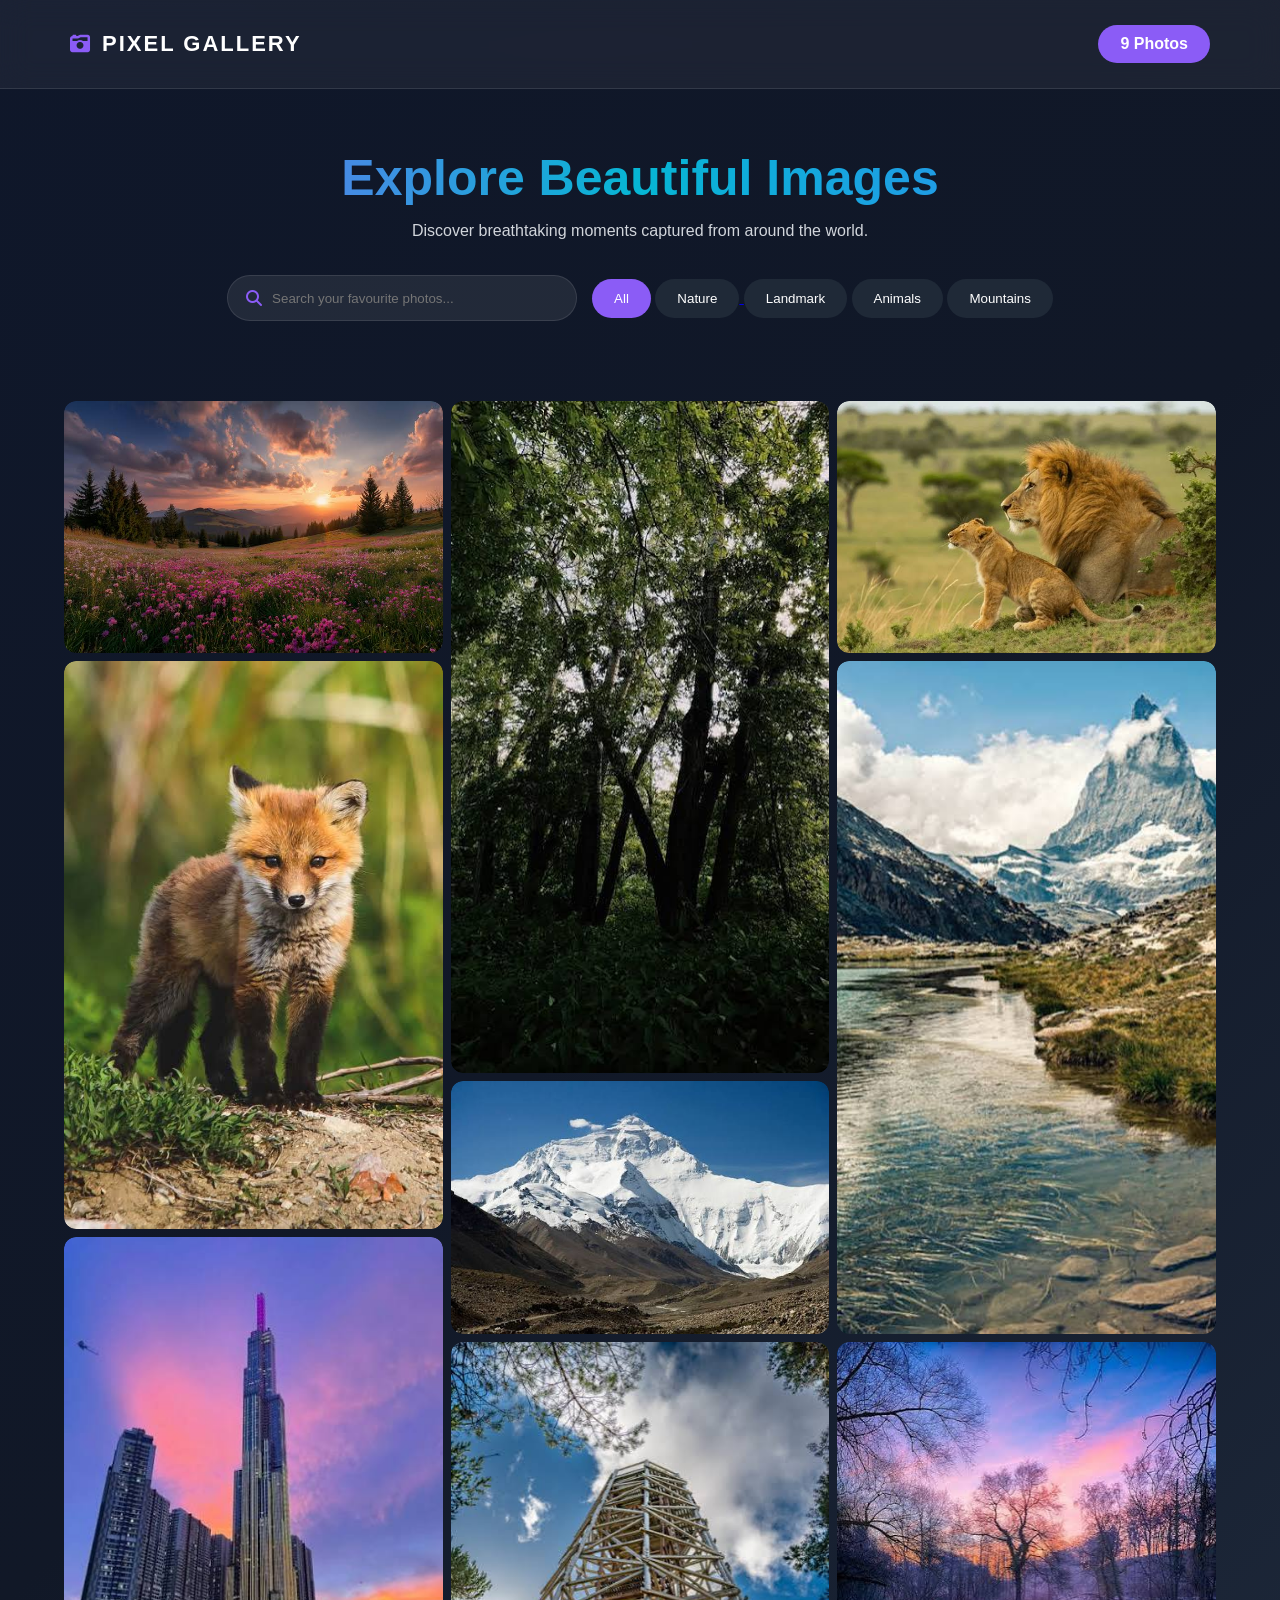
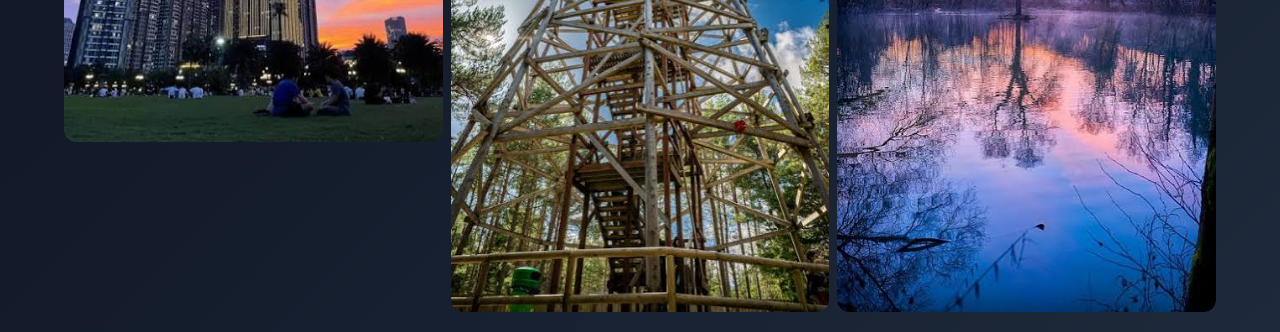
<file: Task 1/index.html>
<!DOCTYPE html>
<html lang="en">
<head>
    <meta charset="UTF-8">
    <meta name="viewport" content="width=device-width, initial-scale=1.0">
    <title>Pixel Gallery</title>

    <link rel="stylesheet" href="style.css">

    <link rel="stylesheet"
    href="https://cdnjs.cloudflare.com/ajax/libs/font-awesome/6.5.2/css/all.min.css">
</head>
<body>

<header>

    <div class="logo">
        <i class="fa-solid fa-camera-retro"></i>
        <h2>PIXEL GALLERY</h2>
    </div>

    <div class="count">9 Photos</div>

</header>

<section class="hero">

    <h1>Explore Beautiful Images</h1>

    <p>
        Discover breathtaking moments captured from around the world.
    </p>

    <div class="search-filter">

        <div class="search-box">
            <i class="fa-solid fa-magnifying-glass"></i>
            <input type="text" id="search" placeholder="Search your favourite photos...">
        </div>

        <div class="filters">
    <button class="active">All</button>

    <a href="nature.html">
        <button>Nature</button>
    </a>
    <button>Landmark</button>
    <button>Animals</button>
    <button>Mountains</button>
</div>

    </div>

</section>

<section class="gallery">

    <div class="card" data-category="nature">
        <img src="images/images.nature1.jfif" alt="Nature">
    </div>

    <div class="card" data-category="animal">
        <img src="animal1.jfif" alt="Animals">
    </div>

    <div class="card" data-category="landmark">
        <img src="image.landmark1.jfif" alt="Landmark">
    </div>

    <div class="card" data-category="nature">
        <img src="images.nature2.jfif" alt="Nature">
    </div>

    <div class="card" data-category="mountains">
        <img src="images.mountain1.jfif" alt="Mountains">
    </div>

    <div class="card" data-category="landmark">
        <img src="image.landmark2.jfif" alt="Landmark">
    </div>

    <div class="card" data-category="animals">
        <img src="images.animal2.jfif" alt="Animals">
    </div>

    <div class="card" data-category="mountains">
        <img src="images.mountain2.jfif" alt="Mountains">
    </div>

    <div class="card" data-category="nature">
        <img src="image.nature3.jfif" alt="Nature">
    </div>
</section>

</section>

<!-- Image Popup -->

<div id="imageModal" class="modal">

    <span class="close">&times;</span>

    <img class="modal-content" id="modalImg">

    <button id="prev" class="nav-btn">Previous</button>

    <button id="next" class="nav-btn">Next</button>

</div>

 <script src="script.js"></script>  


</body>
</html>
</file>
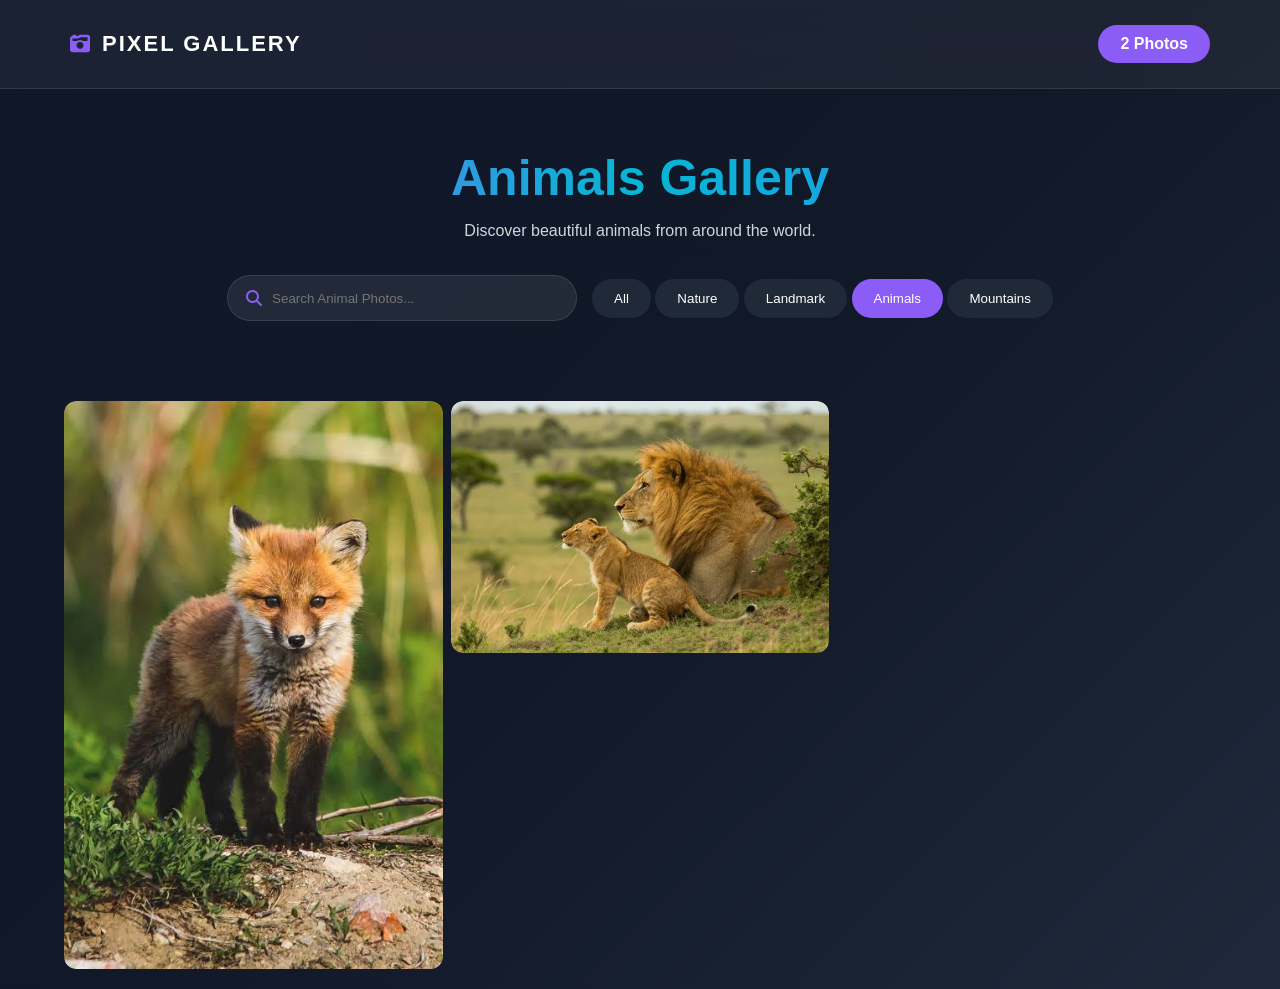
<file: Task 1/animals.html>
<!DOCTYPE html>
<html lang="en">
<head>
    <meta charset="UTF-8">
    <meta name="viewport" content="width=device-width, initial-scale=1.0">
    <title>Animals Gallery</title>

    <link rel="stylesheet" href="style.css">

    <link rel="stylesheet"
    href="https://cdnjs.cloudflare.com/ajax/libs/font-awesome/6.5.2/css/all.min.css">
</head>
<body>

<header>

    <div class="logo">
        <i class="fa-solid fa-camera-retro"></i>
        <h2>PIXEL GALLERY</h2>
    </div>

    <div class="count">2 Photos</div>

</header>

<section class="hero">

    <h1>Animals Gallery</h1>

    <p>Discover beautiful animals from around the world.</p>

    <div class="search-filter">

        <div class="search-box">
            <i class="fa-solid fa-magnifying-glass"></i>
            <input type="text" placeholder="Search Animal Photos...">
        </div>

        <div class="filters">

            <a href="index.html"><button>All</button></a>

            <a href="nature.html"><button>Nature</button></a>

            <a href="landmark.html"><button>Landmark</button></a>

            <a href="animals.html"><button class="active">Animals</button></a>

            <a href="mountains.html"><button>Mountains</button></a>

        </div>

    </div>

</section>

<section class="gallery">

    <div class="card">
        <img src="animal1.jfif" alt="Animal 1">
    </div>

    <div class="card">
        <img src="images.animal2.jfif" alt="Animal 2">
    </div>

</section>

</body>
</html>
</file>
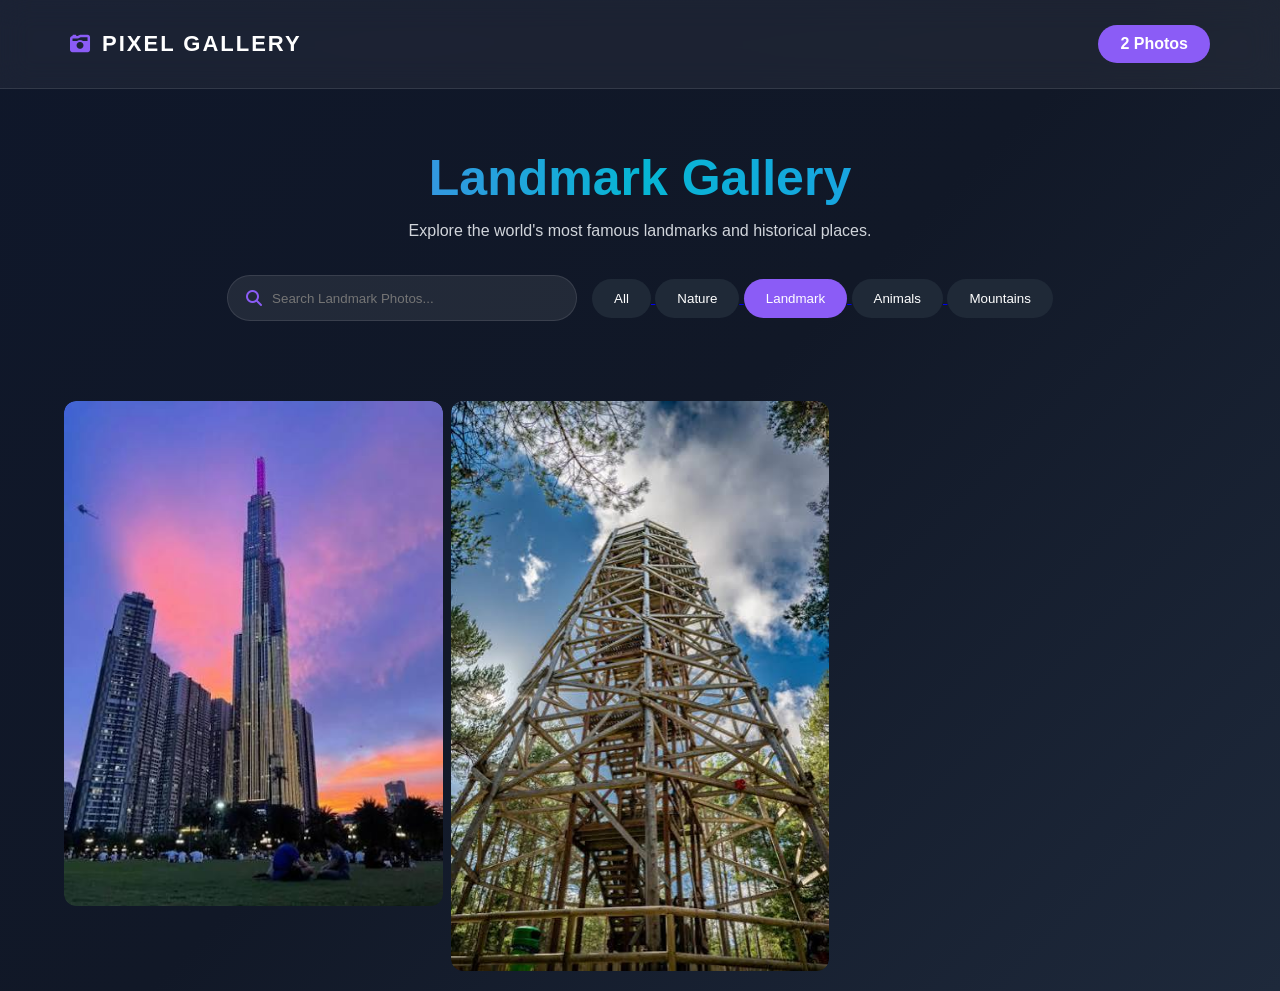
<file: Task 1/landmark.html>
<!DOCTYPE html>
<html lang="en">
<head>
    <meta charset="UTF-8">
    <meta name="viewport" content="width=device-width, initial-scale=1.0">
    <title>Landmark Gallery</title>

    <link rel="stylesheet" href="style.css">

    <link rel="stylesheet"
    href="https://cdnjs.cloudflare.com/ajax/libs/font-awesome/6.5.2/css/all.min.css">
</head>

<body>

<header>

    <div class="logo">
        <i class="fa-solid fa-camera-retro"></i>
        <h2>PIXEL GALLERY</h2>
    </div>

    <div class="count">2 Photos</div>

</header>

<section class="hero">

    <h1>Landmark Gallery</h1>

    <p>
        Explore the world's most famous landmarks and historical places.
    </p>

    <div class="search-filter">

        <div class="search-box">
            <i class="fa-solid fa-magnifying-glass"></i>
            <input type="text" placeholder="Search Landmark Photos...">
        </div>

        <div class="filters">

            <a href="index.html">
                <button>All</button>
            </a>

            <a href="nature.html">
                <button>Nature</button>
            </a>

            <a href="landmark.html">
                <button class="active">Landmark</button>
            </a>

            <a href="animals.html">
                <button>Animals</button>
            </a>

            <a href="mountains.html">
                <button>Mountains</button>
            </a>

        </div>

    </div>

</section>

<section class="gallery">

    <div class="card">
        <img src="image.landmark1.jfif" alt="Landmark">
    </div>

    <div class="card">
        <img src="image.landmark2.jfif" alt="Landmark">
    </div>   

</section>

</body>
</html>
</file>
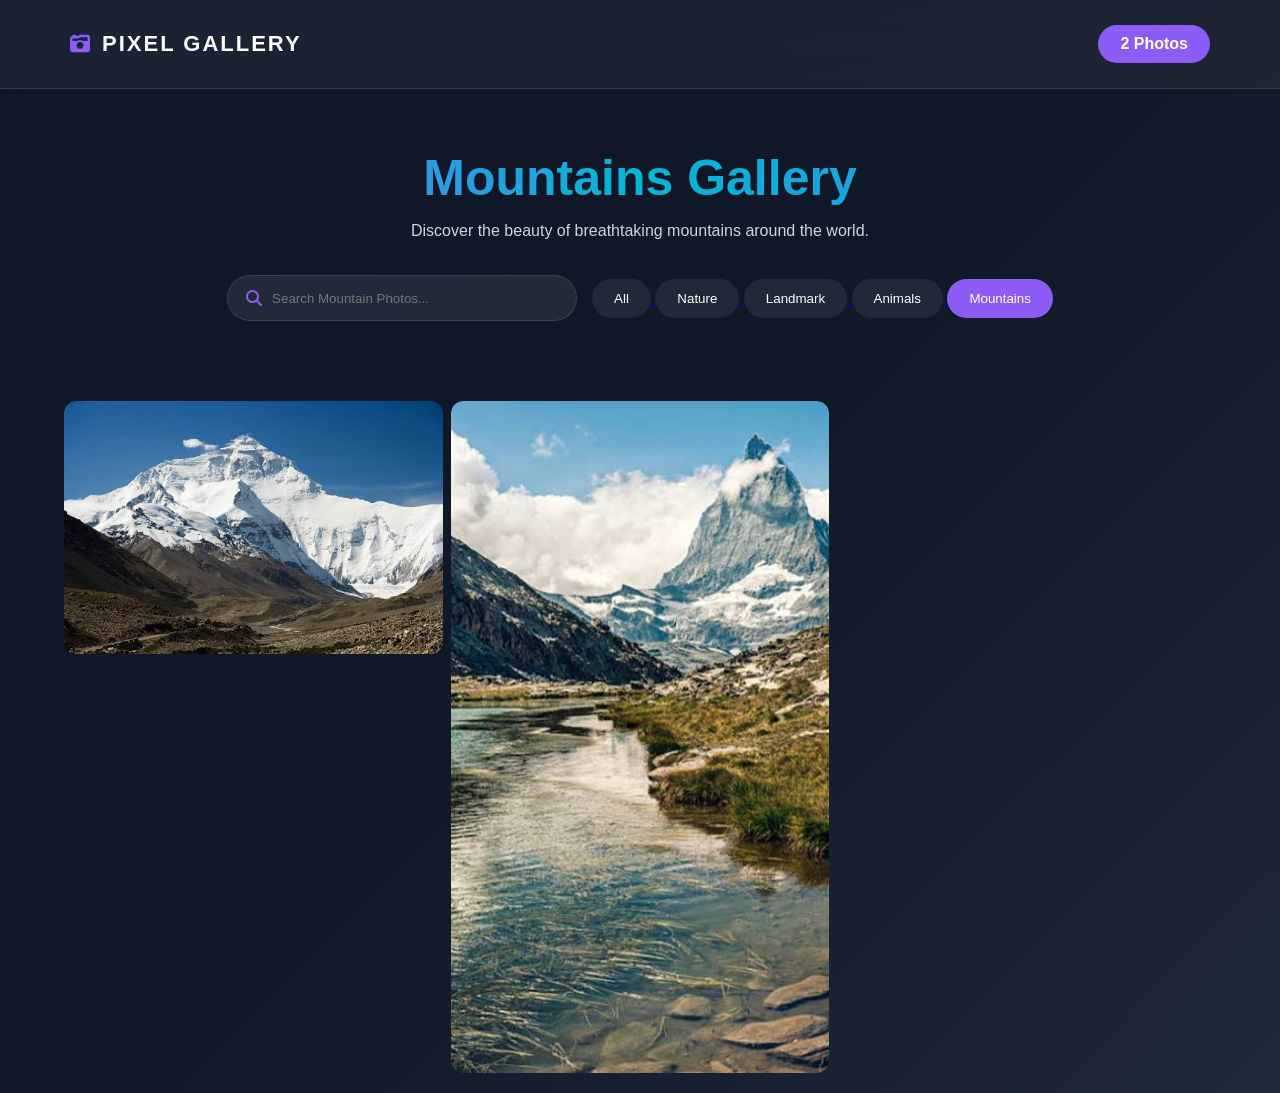
<file: Task 1/mountains.html>
<!DOCTYPE html>
<html lang="en">
<head>
    <meta charset="UTF-8">
    <meta name="viewport" content="width=device-width, initial-scale=1.0">
    <title>Mountains Gallery</title>

    <link rel="stylesheet" href="style.css">

    <link rel="stylesheet"
    href="https://cdnjs.cloudflare.com/ajax/libs/font-awesome/6.5.2/css/all.min.css">
</head>

<body>

<header>

    <div class="logo">
        <i class="fa-solid fa-camera-retro"></i>
        <h2>PIXEL GALLERY</h2>
    </div>

    <div class="count">2 Photos</div>

</header>

<section class="hero">

    <h1>Mountains Gallery</h1>

    <p>
        Discover the beauty of breathtaking mountains around the world.
    </p>

    <div class="search-filter">

        <div class="search-box">
            <i class="fa-solid fa-magnifying-glass"></i>
            <input type="text" placeholder="Search Mountain Photos...">
        </div>

        <div class="filters">

            <a href="index.html">
                <button>All</button>
            </a>

            <a href="nature.html">
                <button>Nature</button>
            </a>

            <a href="landmark.html">
                <button>Landmark</button>
            </a>

            <a href="animal.html">
                <button>Animals</button>
            </a>

            <a href="mountains.html">
                <button class="active">Mountains</button>
            </a>

        </div>

    </div>

</section>

<section class="gallery">

    <div class="card">
        <img src="images.mountain1.jfif" alt="Mountain">
    </div>

    <div class="card">
        <img src="images.mountain2.jfif" alt="Mountain">
    </div>

</section>

</body>
</html>
</file>
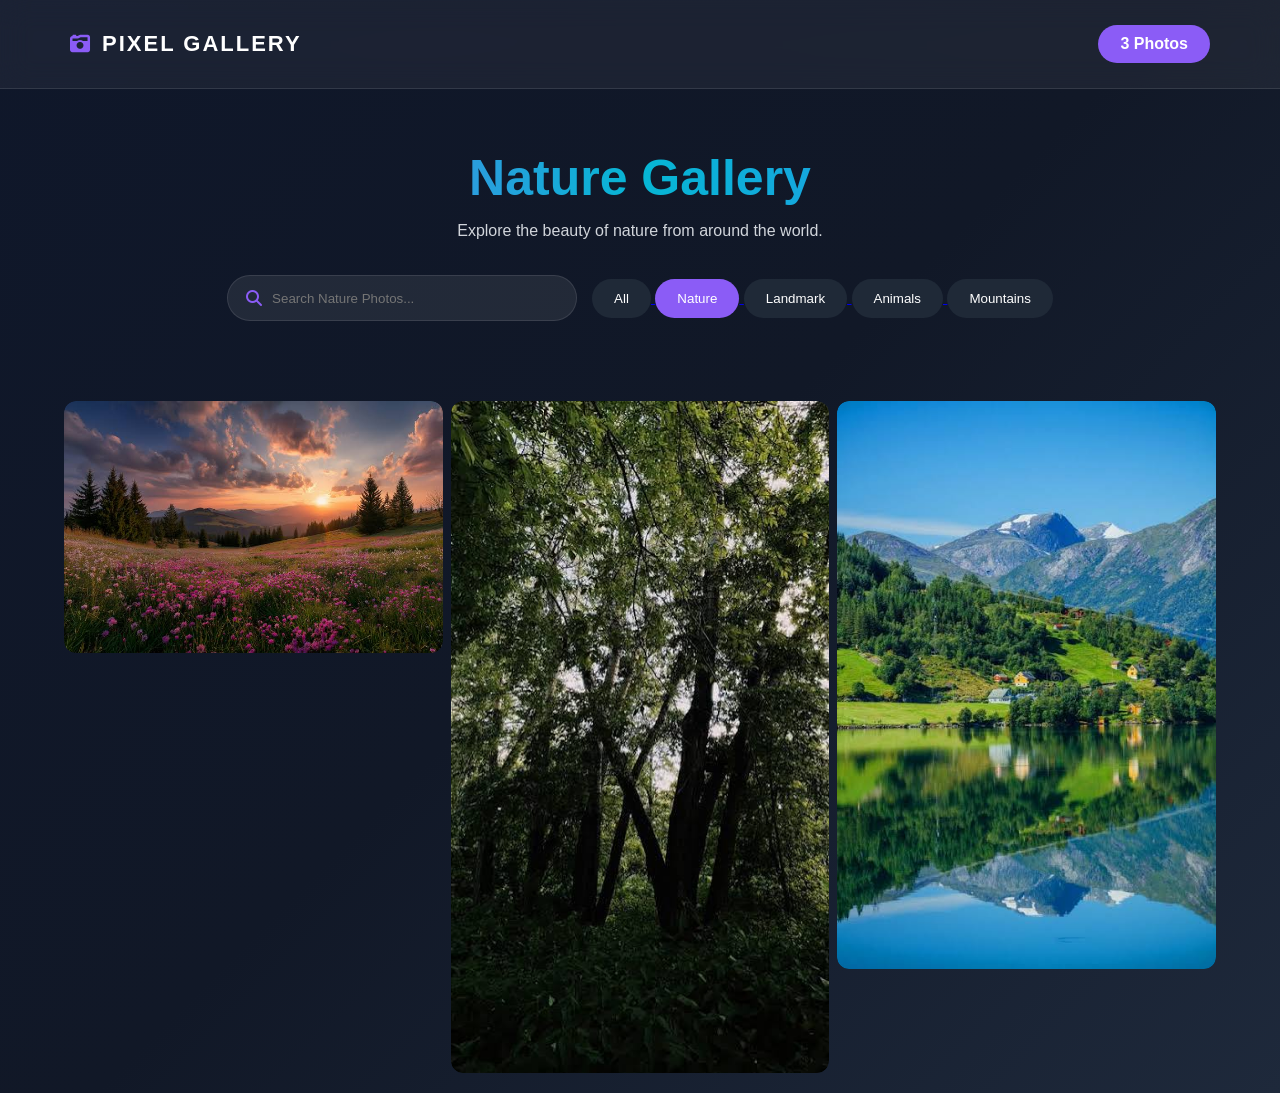
<file: Task 1/nature.html>
<!DOCTYPE html>
<html lang="en">
<head>
    <meta charset="UTF-8">
    <meta name="viewport" content="width=device-width, initial-scale=1.0">
    <title>Nature Gallery</title>

    <link rel="stylesheet" href="style.css">

    <link rel="stylesheet"
    href="https://cdnjs.cloudflare.com/ajax/libs/font-awesome/6.5.2/css/all.min.css">
</head>

<body>

<header>

    <div class="logo">
        <i class="fa-solid fa-camera-retro"></i>
        <h2>PIXEL GALLERY</h2>
    </div>

    <div class="count">3 Photos</div>

</header>

<section class="hero">

    <h1>Nature Gallery</h1>

    <p>
        Explore the beauty of nature from around the world.
    </p>

    <div class="search-filter">

        <div class="search-box">
            <i class="fa-solid fa-magnifying-glass"></i>
            <input type="text" placeholder="Search Nature Photos...">
        </div>

        <div class="filters">

            <a href="index.html">
                <button>All</button>
            </a>

            <a href="nature.html">
                <button class="active">Nature</button>
            </a>

            <a href="landmark.html">
                <button>Landmark</button>
            </a>

            <a href="animals.html">
                <button>Animals</button>
            </a>

            <a href="mountains.html">
                <button>Mountains</button>
            </a>

        </div>

    </div>

</section>

<section class="gallery">

    <div class="card">
        <img src="images.nature1.jfif" alt="Nature">
    </div>

    <div class="card">
        <img src="images.nature2.jfif" alt="Nature">
    </div>

    <div class="card">
        <img src="images.nature3.jfif" alt="Nature">
    </div>

    

</section>

</body>
</html>
</file>
<file: Task 1/style.css>
*{
    margin:0;
    padding:0;
    box-sizing:border-box;
    font-family:'Poppins',sans-serif;
}

body{
    background:linear-gradient(135deg,#0f172a,#111827,#1e293b);
    color:#fff;
}

/* Header */

header{
    display:flex;
    justify-content:space-between;
    align-items:center;
    padding:25px 70px;
    background:rgba(255,255,255,.05);
    backdrop-filter:blur(15px);
    border-bottom:1px solid rgba(255,255,255,.1);
    position:sticky;
    top:0;
    z-index:100;
}

.logo{
    display:flex;
    align-items:center;
    gap:12px;
}

.logo i{
    font-size:20px;
    color:#8b5cf6;
}

.logo h2{
    font-size:22px;
    letter-spacing:2px;
}

.count{
    background:#8b5cf6;
    padding:10px 22px;
    border-radius:30px;
    font-weight:bold;
}

/* Hero */

.hero{
    text-align:center;
    padding:60px 20px;
}

.hero h1{
    font-size:50px;
    background:linear-gradient(to right,#8b5cf6,#06b6d4,#3b82f6);
    -webkit-background-clip:text;
    -webkit-text-fill-color:transparent;
    margin-bottom:15px;
}

.hero p{
    color:#d1d5db;
    font-size:16px;
    margin-bottom:35px;
}

/* Search */

.search-filter{
    display:flex;
    justify-content:center;
    align-items:center;
    gap:15px;
    flex-wrap:wrap;
}

.search-box{
    width:350px;
    background:rgba(255,255,255,.08);
    border:1px solid rgba(255,255,255,.1);
    border-radius:40px;
    display:flex;
    align-items:center;
    padding:14px 18px;
}

.search-box i{
    color:#8b5cf6;
    margin-right:10px;
}

.search-box input{
    width:100%;
    background:none;
    border:none;
    outline:none;
    color:white;
}

/* Buttons */

.filters button{
    background:#1f2937;
    color:white;
    border:none;
    padding:12px 22px;
    border-radius:30px;
    cursor:pointer;
    transition:.3s;
}

.filters button:hover,
.filters .active{
    background:#8b5cf6;
}

/* ========================= */
/* Google/Pinterest Gallery */
/* ========================= */

.gallery{
    width:90%;
    margin:20px auto;
    columns:3;
    column-gap:8px;   /* Google jaisa chhota gap */
}

.card{
    width:100%;
    margin-bottom:8px;
    break-inside:avoid;
    overflow:hidden;
    border-radius:12px;
    position:relative;
}

.card img{
    width:100%;
    height:auto;
    display:block;
    border-radius:12px;
    transition:.4s;
}

.card:hover img{
    transform:scale(1.04);
}

.card::before{
    content:"View Image";
    position:absolute;
    inset:0;
    display:flex;
    justify-content:center;
    align-items:center;
    background:rgba(0,0,0,.45);
    color:#fff;
    opacity:0;
    transition:.3s;
    font-size:20px;
}

.card:hover::before{
    opacity:1;
}

/* Responsive */

@media(max-width:992px){

.gallery{
    columns:2;
}

}

@media(max-width:600px){

header{
    flex-direction:column;
    gap:15px;
    padding:20px;
}

.hero h1{
    font-size:38px;
}

.search-box{
    width:100%;
}

.gallery{
    columns:1;
}

}

/* Popup */

.modal{
    display:none;
    position:fixed;
    left:0;
    top:0;
    width:100%;
    height:100%;
    background:rgba(0,0,0,0.9);
    z-index:9999;
}

.modal-content{
    display:block;
    margin:40px auto;
    max-width:80%;
    max-height:80%;
}

.close{
    position:absolute;
    top:20px;
    right:30px;
    color:white;
    font-size:45px;
    cursor:pointer;
}

/* Previous & Next Buttons */

.nav-btn{
    position:absolute;
    top:50%;
    transform:translateY(-50%);
    padding:12px 25px;
    background:#8b5cf6;
    color:#fff;
    border:none;
    border-radius:8px;
    font-size:18px;
    font-weight:bold;
    cursor:pointer;
}

#prev{
    left:30px;
}

#next{
    right:30px;
}
</file>
